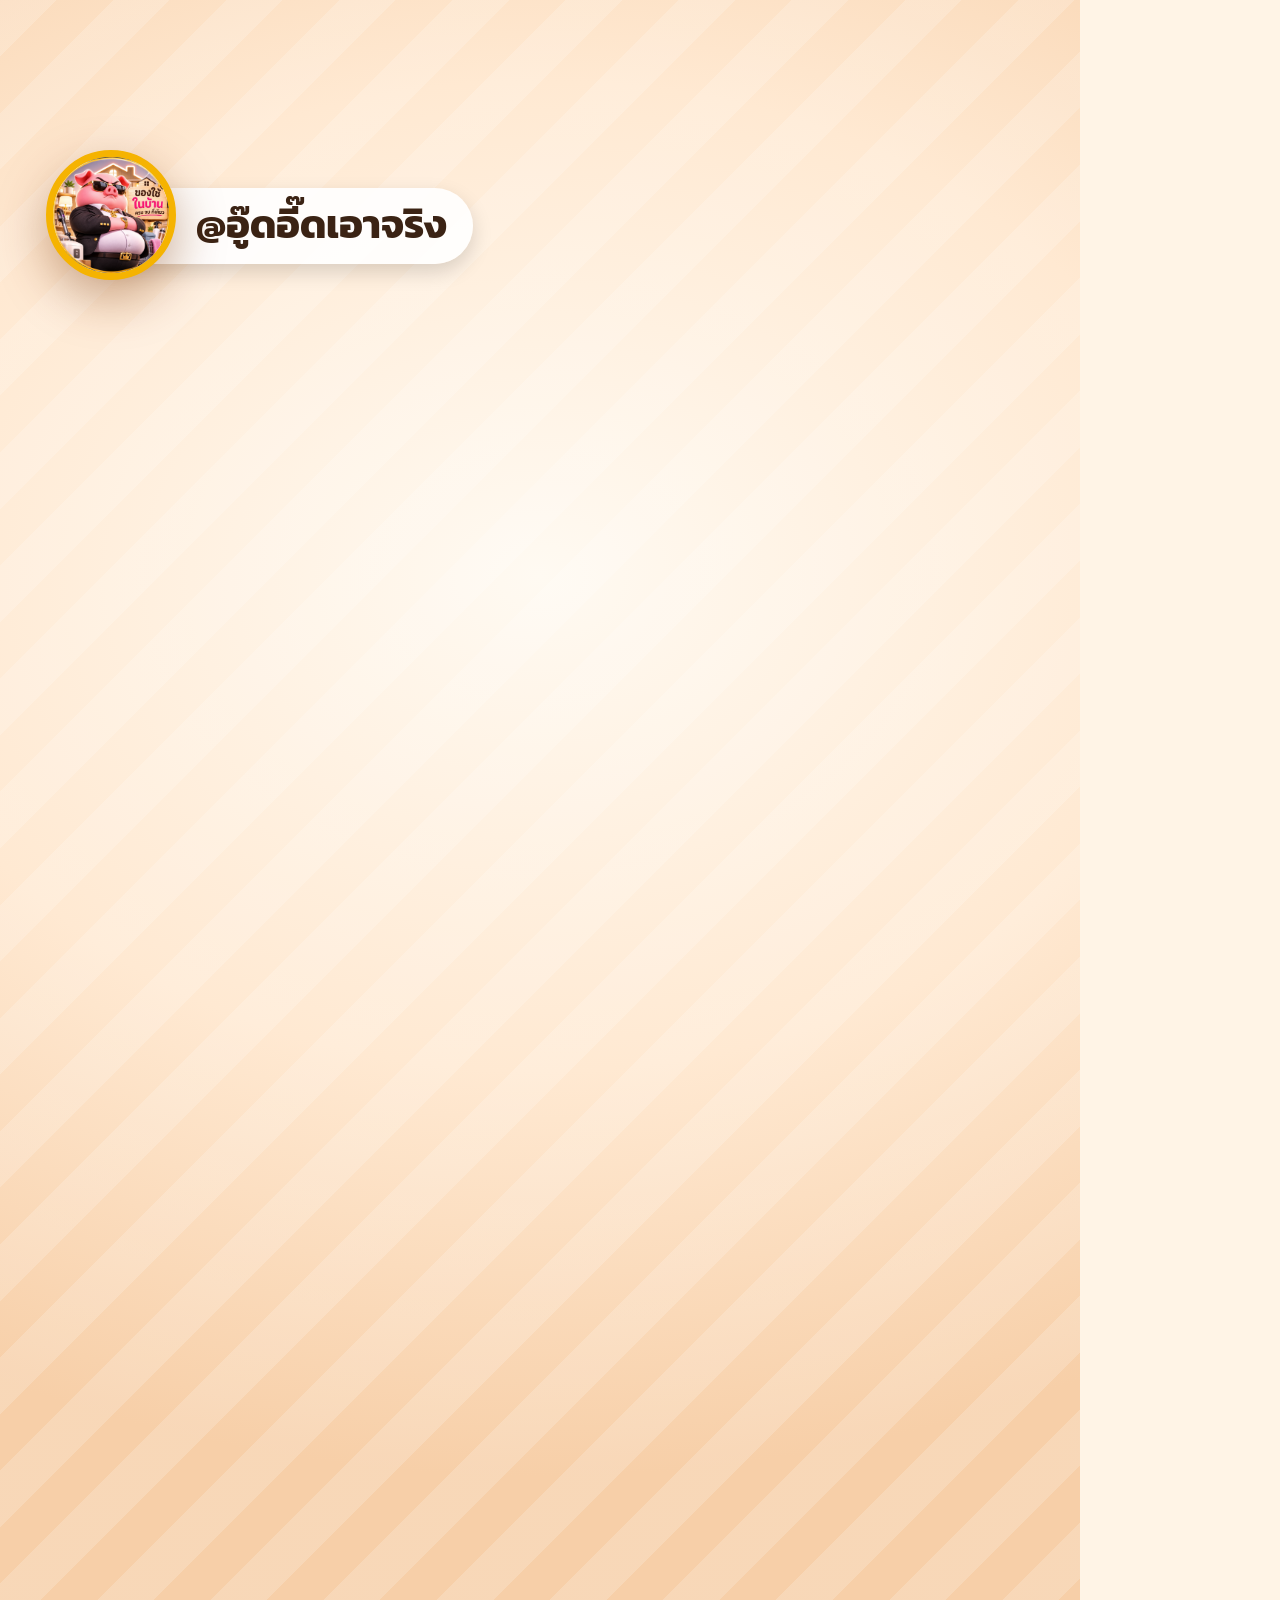
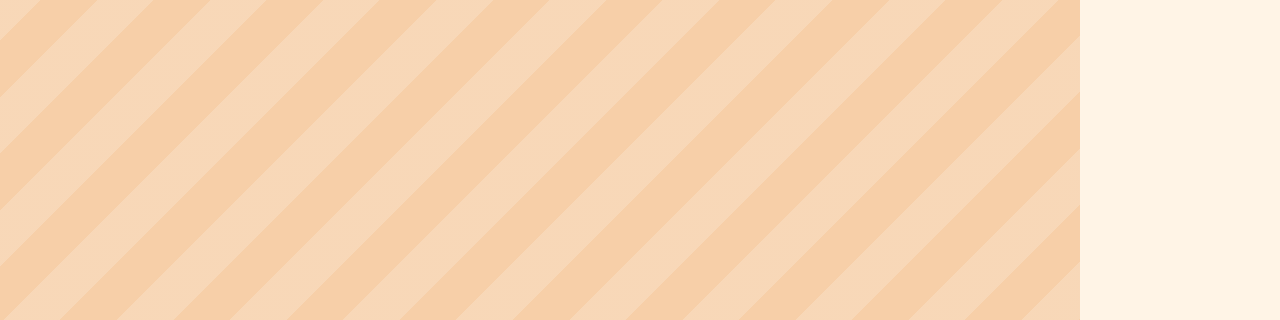
<file: bmzar-rack/video.html>
<!doctype html>
<html lang="th"><head><meta charset="utf-8"><title>Bmzar rack clip</title>
<style>
@font-face{font-family:K;font-weight:500;src:url(assets/kanit1.ttf)}
@font-face{font-family:K;font-weight:700;src:url(assets/kanit2.ttf)}
@font-face{font-family:K;font-weight:900;src:url(assets/kanit3.ttf)}
*{box-sizing:border-box;margin:0;padding:0}
html,body{width:1080px;height:1920px;overflow:hidden;background:#fff4e6}
body{font-family:K,'Noto Color Emoji',sans-serif;color:#3b2314;position:relative}
.abs{position:absolute}
#bg{inset:0;background:radial-gradient(1200px 900px at 50% 30%,#fffaf2 0%,#ffe9d2 55%,#f7cfa8 100%)}
.blob{border-radius:50%;filter:blur(2px);opacity:.35}
.stripe{inset:0;background:repeating-linear-gradient(135deg,rgba(255,255,255,.18) 0 40px,transparent 40px 80px)}
.card{border-radius:44px;overflow:hidden;box-shadow:0 30px 70px rgba(90,40,10,.35);border:10px solid #fff;background:#fff}
.card img{width:100%;height:100%;object-fit:cover;display:block}
.pigc{border-radius:50%;overflow:hidden;border:10px solid #f5b301;box-shadow:0 18px 50px rgba(120,50,0,.4);background:#fff}
.pigc img{width:100%;height:100%;display:block}
.cap{left:40px;width:880px;top:1170px;text-align:center}
.cap .l{display:inline-block;font-weight:900;line-height:1.25;padding:6px 26px 14px;border-radius:26px;margin:8px 0}
.cap .l1{font-size:72px;color:#fff;-webkit-text-stroke:0;text-shadow:0 6px 0 #3b2314,4px 0 0 #3b2314,-4px 0 0 #3b2314,0 -4px 0 #3b2314,4px 4px 0 #3b2314,-4px 4px 0 #3b2314,4px -4px 0 #3b2314,-4px -4px 0 #3b2314,0 14px 24px rgba(0,0,0,.25)}
.cap .l2{white-space:nowrap;font-size:58px;color:#fff;background:#ff2d87;box-shadow:0 10px 0 #b8005a,0 18px 30px rgba(0,0,0,.25)}
.tag{background:#3b2314;color:#fff;font-weight:700;font-size:44px;padding:10px 30px 16px;border-radius:999px;white-space:nowrap;box-shadow:0 10px 24px rgba(0,0,0,.3)}
.tag b{color:#ffd23f}
.chip{display:flex;align-items:center;gap:22px;background:#fff;border-radius:34px;padding:18px 34px 22px;box-shadow:0 14px 0 #e8b98c,0 24px 40px rgba(90,40,10,.25);font-weight:700;font-size:52px;white-space:nowrap}
.chip .e{font-size:70px}
.chip .v{margin-left:auto;background:#ff2d87;color:#fff;border-radius:22px;padding:2px 22px 8px;font-weight:900}
.stat{width:400px;height:250px;background:#fff;border-radius:36px;box-shadow:0 14px 0 #e8b98c,0 24px 40px rgba(90,40,10,.25);display:flex;flex-direction:column;align-items:center;justify-content:center}
.stat .e{font-size:72px;line-height:1}
.stat .v{font-weight:900;font-size:66px;color:#e8174f;line-height:1.2}
.stat .k{font-weight:500;font-size:36px;line-height:1.1}
.handle{white-space:nowrap;font-weight:700;font-size:40px;color:#3b2314;background:rgba(255,255,255,.9);padding:6px 26px 10px 110px;border-radius:999px;box-shadow:0 8px 20px rgba(0,0,0,.15)}
#gauge text{font-family:K}
.arrow{font-size:170px;line-height:1}
.cart{background:linear-gradient(#ff4f9b,#ff2d87);color:#fff;font-weight:900;font-size:66px;padding:20px 50px 30px;border-radius:999px;box-shadow:0 14px 0 #b8005a,0 26px 40px rgba(0,0,0,.3);white-space:nowrap}
</style></head>
<body>
<div id="bg" class="abs"></div>
<div class="abs stripe"></div>
<div id="blobs"></div>
<div id="stage" class="abs" style="inset:0"></div>
<div id="cap" class="abs cap"></div>
<!-- persistent channel badge -->
<div id="badge" class="abs" style="left:46px;top:150px">
  <div class="abs handle" style="left:40px;top:38px">@อู๊ดอี๊ดเอาจริง</div>
  <div id="mini" class="abs pigc" style="left:0;top:0;width:130px;height:130px;border-width:7px"><img src="assets/pig.webp"></div>
</div>
<div id="prog" class="abs" style="left:0;top:0;height:10px;background:#ff2d87"></div>

<script>
const TL = TIMELINE_JSON;
const clamp=(x,a=0,b=1)=>Math.max(a,Math.min(b,x));
const lin=(t,a,b)=>clamp((t-a)/(b-a));
const eo=x=>1-Math.pow(1-x,3);
const back=x=>{const c=1.9;x=clamp(x);return 1+(c+1)*Math.pow(x-1,3)+c*Math.pow(x-1,2)};
const spring=(t,t0,d=.45)=>t<t0?0:back((t-t0)/d);
const mix=(a,b,k)=>a+(b-a)*k;
const eio=x=>{x=clamp(x);return x<.5?4*x*x*x:1-Math.pow(-2*x+2,3)/2};
const el=(html)=>{const d=document.createElement('div');d.innerHTML=html.trim();return d.firstChild};
const S=document.getElementById('stage'), C=document.getElementById('cap');

// background blobs
const B=document.getElementById('blobs');
const blobs=[[120,520,260,'#ffb3d1'],[930,420,200,'#ffd77a'],[860,1500,320,'#ffc1a1'],[160,1700,240,'#ffd77a'],[560,860,380,'#fff']];
blobs.forEach(([x,y,r,c])=>B.appendChild(el(`<div class="abs blob" style="left:${x-r}px;top:${y-r}px;width:${2*r}px;height:${2*r}px;background:${c}"></div>`)));

// ---------- scene builders: each returns {root, update(t, local, env)} ----------
const scenes={
hook(){
  const r=el(`<div class="abs" style="inset:0">
    <div class="abs card" id="hk" style="left:520px;top:330px;width:480px;height:640px"><img src="assets/full.jpg" style="object-position:50% 50%"></div>
    <div class="abs pigc" id="hp" style="left:60px;top:360px;width:560px;height:560px"><img src="assets/pig.webp"></div>
    <div class="abs" id="stop" style="left:640px;top:240px;font-size:150px;transform-origin:center">😵</div>
  </div>`);
  return {root:r,update(t,l,e){
    const p=spring(l,0.05,.55), k=spring(l,.5,.6);
    r.querySelector('#hp').style.transform=`scale(${p*(1+e*.07)}) rotate(${-6+Math.sin(l*9)*e*4}deg)`;
    r.querySelector('#hk').style.transform=`translateX(${(1-k)*700}px) rotate(${8-2*Math.sin(l*2)}deg)`;
    const s=spring(l,.25,.4); r.querySelector('#stop').style.transform=`scale(${s}) rotate(${Math.sin(l*12)*12}deg)`;
  }};
},
intro(){
  const r=el(`<div class="abs" style="inset:0">
    <div class="abs card" id="ic" style="left:220px;top:290px;width:640px;height:850px"><img id="ii" src="assets/empty.jpg"></div>
    <div class="abs tag" id="t0" style="left:700px;top:320px;background:#ff2d87;font-size:56px">3 ชั้น</div>
    <div class="abs tag" id="t1" style="left:520px;top:520px">ลาย<b>สานหวาย</b></div>
    <div class="abs tag" id="t2" style="left:70px;top:800px">โครง<b>ลายไม้</b></div>
    <div class="abs tag" id="t3" style="left:470px;top:1030px">มินิมอล <b>วินเทจ</b> ✨</div>
  </div>`);
  return {root:r,update(t,l,e){
    const p=spring(l,0,.55);
    r.querySelector('#ic').style.transform=`scale(${.6+.4*p}) rotate(${-3+3*p}deg)`;
    r.querySelector('#ii').style.transform=`scale(${1.02+l*.02})`;
    [['#t0',1.0],['#t1',2.2],['#t2',3.0],['#t3',4.3]].forEach(([id,a],i)=>{const s=spring(l,a,.4);r.querySelector(id).style.transform=`scale(${s}) rotate(${(i%2?-4:4)*s}deg)`});
  }};
},
size(){
  const r=el(`<div class="abs" style="inset:0">
    <div class="abs card" id="zc" style="left:60px;top:330px;width:520px;height:700px"><img src="assets/empty.jpg"></div>
    <div class="abs" id="ruler" style="left:470px;top:250px;font-size:120px">📏</div>
  </div>`);
  const items=[['↔️','กว้าง','30'],['↕️','สูง','31'],['↘️','ลึก','19']];
  const cards=items.map(([e,k,v],i)=>{const c=el(`<div class="abs stat" style="left:600px;top:${340+i*245}px;width:340px;height:220px;flex-direction:row;gap:18px"><div class="e" style="font-size:64px">${e}</div><div style="text-align:left"><div class="k" style="font-size:40px;font-weight:700">${k}</div><div class="v" style="font-size:76px;line-height:1">${v}<span style="font-size:36px"> cm</span></div></div></div>`);r.appendChild(c);return c});
  return {root:r,update(t,l,e){
    const p=spring(l,0,.5); r.querySelector('#zc').style.transform=`translateX(${(1-p)*-600}px) rotate(-3deg)`;
    r.querySelector('#ruler').style.transform=`scale(${spring(l,.3,.4)}) rotate(${-20+Math.sin(l*4)*8}deg)`;
    cards.forEach((c,i)=>{const s=spring(l,[1.3,2.1,3.0][i],.4);c.style.transform=`translateX(${(1-s)*500}px) scale(${.8+.2*s})`});
  }};
},
tiers(){
  const r=el(`<div class="abs" style="inset:0">
    <div class="abs card" id="tc" style="left:150px;top:290px;width:640px;height:850px"><img id="ti" src="assets/full.jpg"></div>
  </div>`);
  const ys=[520,690,860], pills=ys.map((y,i)=>{const p=el(`<div class="abs tag" style="left:760px;top:${y}px;background:${['#ff2d87','#f5a300','#3b2314'][i]}">◀ ชั้น ${i+1}</div>`);r.appendChild(p);return p});
  return {root:r,update(t,l,e){
    const p=spring(l,0,.5); r.querySelector('#tc').style.transform=`scale(${.7+.3*p})`;
    r.querySelector('#ti').style.transform=`scale(${1.04+l*.015})`;
    pills.forEach((q,i)=>{const s=spring(l,.6+i*.45,.4);q.style.transform=`translateX(${(1-s)*300}px) scale(${s})`});
  }};
},
space(){
  const r=el(`<div class="abs" style="inset:0">
    <div class="abs card" id="sc" style="left:90px;top:290px;width:900px;height:720px"><div id="sb" style="width:100%;height:100%;background:url(assets/full.jpg);background-size:150%;background-position:40% 20%"></div></div>
  </div>`);
  const items=[['☕','แก้วมัค'],['🍵','ถ้วยกาแฟ'],['🍽️','จานรอง']];
  const chips=items.map(([e,n],i)=>{const c=el(`<div class="abs chip" style="left:${70+i*300}px;top:1040px;font-size:40px;padding:10px 22px 14px;gap:10px"><span class="e" style="font-size:48px">${e}</span>${n}</div>`);r.appendChild(c);return c});
  return {root:r,update(t,l,e){
    const p=spring(l,0,.5); r.querySelector('#sc').style.transform=`translateY(${(1-p)*300}px)`; r.querySelector('#sc').style.opacity=clamp(p*2);
    r.querySelector('#sb').style.backgroundPosition=`40% ${mix(15,85,eio(lin(l,.3,4.5)))}%`;
    chips.forEach((c,i)=>{const s=spring(l,.3+i*.6,.4);c.style.transform=`scale(${s})`});
  }};
},
multi(){
  const r=el(`<div class="abs" style="inset:0">
    <div class="abs card" id="mc" style="left:60px;top:330px;width:520px;height:700px"><img src="assets/empty.jpg"></div>
  </div>`);
  const items=[['🍵','ชุดน้ำชา'],['🧂','ขวดเครื่องปรุง'],['🖊️','ของบนโต๊ะทำงาน']];
  const chips=items.map(([e,n],i)=>{const c=el(`<div class="abs chip" style="left:520px;top:${380+i*150}px;font-size:42px"><span class="e">${e}</span>${n}</div>`);r.appendChild(c);return c});
  return {root:r,update(t,l,e){
    const p=spring(l,0,.5); r.querySelector('#mc').style.transform=`translateX(${(1-p)*-600}px) rotate(-3deg)`;
    chips.forEach((c,i)=>{const s=spring(l,1.0+i*.8,.4);c.style.transform=`translateX(${(1-s)*500}px) rotate(${i%2?2:-2}deg)`});
  }};
},
strong(){
  const r=el(`<div class="abs" style="inset:0">
    <div class="abs card" id="gc" style="left:70px;top:330px;width:500px;height:740px"><div id="gb" style="width:100%;height:100%;background:url(assets/empty.jpg);background-size:260%;background-position:2% 62%"></div></div>
    <div class="abs tag" id="zoom" style="left:110px;top:980px;font-size:32px">🔍 ซูมให้ดู</div>
  </div>`);
  const items=[['💪','แข็งแรง','โครงมั่นคง'],['🛡️','ทนทาน','ใช้ได้นาน'],['🔧','ประกอบง่าย','ทำเองได้']];
  const cards=items.map(([e,v,k],i)=>{const c=el(`<div class="abs stat" style="left:600px;top:${340+i*245}px;width:340px;height:220px"><div class="e">${e}</div><div class="v" style="font-size:54px">${v}</div><div class="k">${k}</div></div>`);r.appendChild(c);return c});
  return {root:r,update(t,l,e){
    const p=spring(l,0,.5); r.querySelector('#gc').style.transform=`scale(${.7+.3*p}) rotate(${-2*p}deg)`;
    r.querySelector('#gb').style.backgroundSize=`${260+l*12}%`;
    r.querySelector('#zoom').style.transform=`scale(${spring(l,.5,.4)})`;
    cards.forEach((c,i)=>{const s=spring(l,.3+[0,.8,1.9][i],.4);c.style.transform=`scale(${s})`});
  }};
},
decor(){
  const r=el(`<div class="abs" style="inset:0">
    <div class="abs card" id="dc" style="left:110px;top:280px;width:860px;height:860px"><img id="di" src="assets/full.jpg" style="object-position:50% 45%"></div>
    <div class="abs tag" id="d1" style="left:620px;top:330px;background:#ff2d87">ดูแพง <b style="color:#fff">💎</b></div>
  </div>`);
  const sp=[[170,420],[860,640],[240,960],[780,1000]].map(([x,y])=>{const s=el(`<div class="abs" style="left:${x}px;top:${y}px;font-size:80px">✨</div>`);r.appendChild(s);return s});
  return {root:r,update(t,l,e){
    r.querySelector('#dc').style.transform=`scale(${.85+.15*spring(l,0,.5)})`;
    r.querySelector('#di').style.transform=`scale(${1.18-l*.04})`;
    r.querySelector('#d1').style.transform=`scale(${spring(l,1.2,.4)}) rotate(5deg)`;
    sp.forEach((s,i)=>{const a=(l*1.3+i*.25)%1;s.style.opacity=Math.sin(Math.PI*a)*clamp(l*2);s.style.transform=`scale(${.6+.6*Math.sin(Math.PI*a)}) rotate(${l*60}deg)`});
  }};
},
cta(){
  const r=el(`<div class="abs" style="inset:0">
    <div class="abs card" id="ck" style="left:570px;top:330px;width:420px;height:540px"><img src="assets/full.jpg" style="object-position:50% 50%"></div>
    <div class="abs pigc" id="cp" style="left:70px;top:310px;width:520px;height:520px"><img src="assets/pig.webp"></div>
    <div class="abs" id="gift" style="left:470px;top:720px;font-size:150px">🎁</div>
    <div class="abs cart" id="cart" style="left:150px;top:1250px">🛒 กดตะกร้าเลย!</div>
    <div class="abs arrow" id="arr" style="left:40px;top:1360px">👇</div>
  </div>`);
  return {root:r,update(t,l,e){
    r.querySelector('#cp').style.transform=`scale(${spring(l,0,.5)*(1+e*.07)}) rotate(${4+Math.sin(l*9)*e*4}deg)`;
    r.querySelector('#ck').style.transform=`translateX(${(1-spring(l,.25,.5))*600}px) rotate(${6}deg)`;
    r.querySelector('#gift').style.transform=`scale(${spring(l,.9,.45)}) rotate(${Math.sin(l*6)*8}deg)`;
    const c=spring(l,2.6,.45); r.querySelector('#cart').style.transform=`scale(${c*(1+.05*Math.sin(l*10))})`;
    r.querySelector('#arr').style.transform=`translateY(${Math.abs(Math.sin(l*6))*-40}px) scale(${spring(l,2.9,.4)})`;
  }};
}};

const built=TL.scenes.map(s=>{const o=scenes[s.scene]();o.root.style.display='none';S.appendChild(o.root);return o});
const capEls=TL.scenes.map(s=>{const d=el(`<div style="display:none;${s.scene==='cta'?'margin-top:-260px':''}"><div class="l l1">${s.cap[0]}</div><br><div class="l l2">${s.cap[1]}</div></div>`);C.appendChild(d);return d});

window.setTime=function(t){
  const f=Math.min(TL.env.length-1,Math.floor(t*TL.fps)); const e=TL.env[f]||0;
  document.getElementById('prog').style.width=(t/TL.total*1080)+'px';
  TL.scenes.forEach((s,i)=>{
    const on=t>=s.sceneStart&&t<s.sceneEnd; built[i].root.style.display=on?'block':'none'; capEls[i].style.display=on?'block':'none';
    if(!on) return;
    const l=t-s.sceneStart;
    // scene exit: quick zoom-fade over last 0.2s (not for the final scene)
    const out=i<TL.scenes.length-1?lin(t,s.sceneEnd-.2,s.sceneEnd):0;
    built[i].root.style.opacity=1-out; built[i].root.style.transform=`scale(${1+out*.08})`;
    built[i].update(t,l,e);
    const c=capEls[i].children, a=spring(t,s.start,.35), b=spring(t,s.start+.35,.35);
    c[0].style.transform=`scale(${a}) rotate(${i===0?Math.sin(t*30)*3*clamp(1.2-l):0}deg)`;
    c[2].style.transform=`scale(${b})`;
    capEls[i].style.opacity=1-out;
  });
  const big=['hook','cta'].includes(TL.scenes.find(s=>t>=s.sceneStart&&t<s.sceneEnd)?.scene);
  const bd=document.getElementById('badge'); bd.style.opacity=big?0:1;
  document.getElementById('mini').style.transform=`scale(${1+e*.12}) rotate(${Math.sin(t*10)*e*6}deg)`;
};
setTime(0);
</script>
</body></html>
</file>
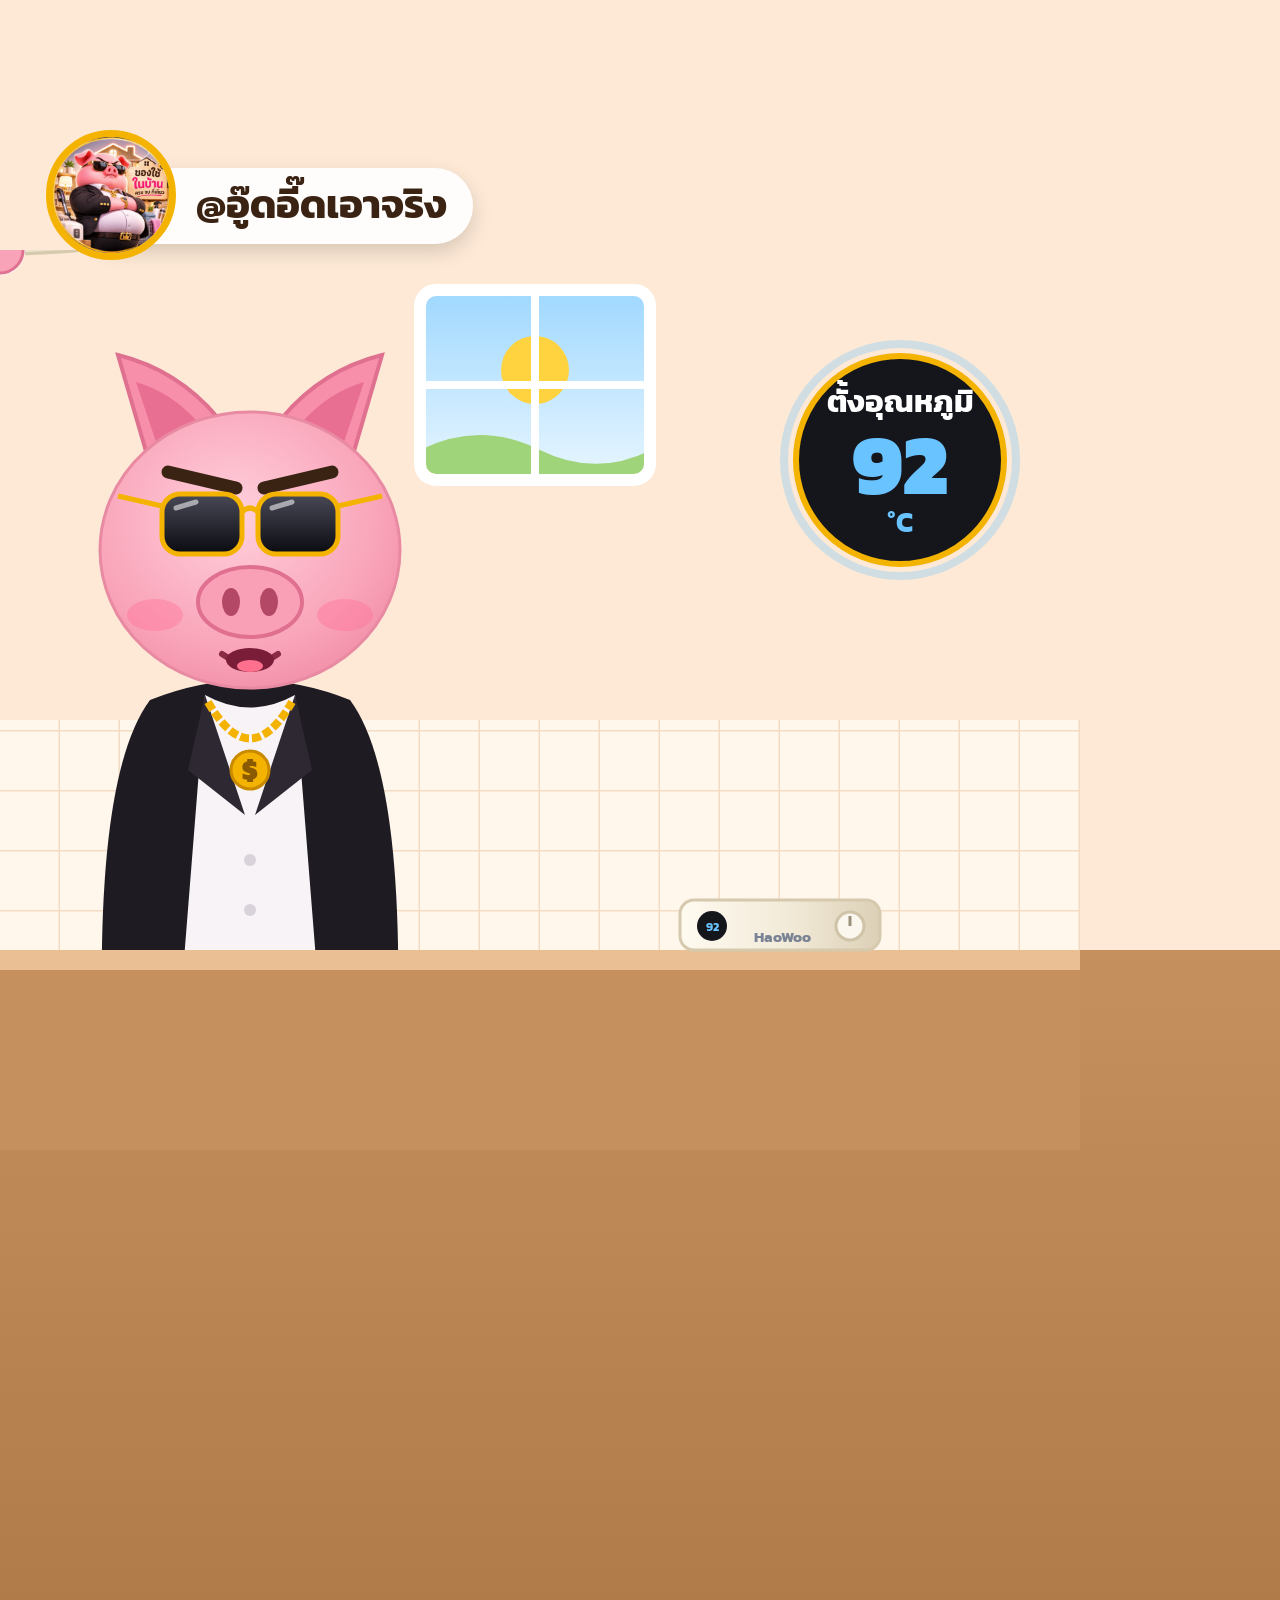
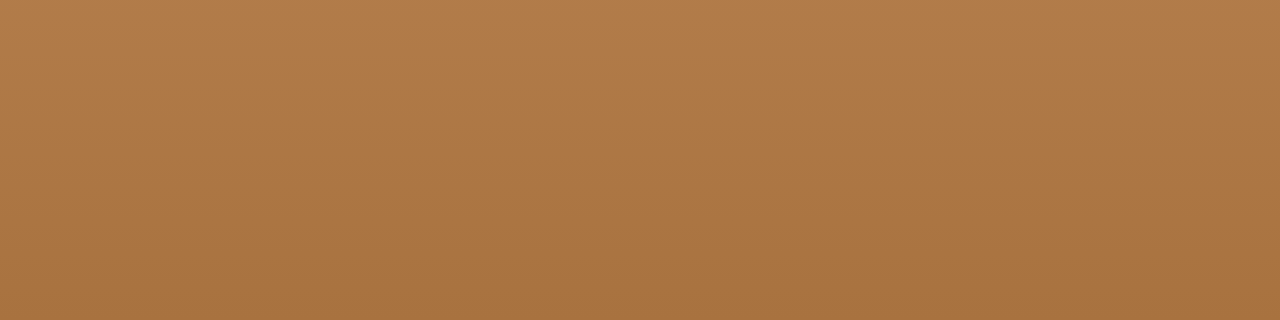
<file: haowoo-kettle/video.html>
<!doctype html>
<html lang="th"><head><meta charset="utf-8"><title>HaoWoo pig animation</title>
<style>
@font-face{font-family:K;font-weight:500;src:url(assets/kanit1.ttf)}
@font-face{font-family:K;font-weight:700;src:url(assets/kanit2.ttf)}
@font-face{font-family:K;font-weight:900;src:url(assets/kanit3.ttf)}
*{box-sizing:border-box;margin:0;padding:0}
html,body{width:1080px;height:1920px;overflow:hidden}
body{font-family:K,'Noto Color Emoji',sans-serif;color:#3b2314;position:relative;
  background:linear-gradient(#fde9d6 0,#fde9d6 950px,#c58f5e 950px,#a8723f 1920px)}
.abs{position:absolute}
svg text{font-family:K,'Noto Color Emoji',sans-serif}
.cap{left:40px;width:880px;top:1170px;text-align:center}
.cap .l{display:inline-block;font-weight:900;line-height:1.25;padding:6px 26px 14px;border-radius:26px;margin:8px 0}
.cap .l1{font-size:72px;color:#fff;text-shadow:0 6px 0 #3b2314,4px 0 0 #3b2314,-4px 0 0 #3b2314,0 -4px 0 #3b2314,4px 4px 0 #3b2314,-4px 4px 0 #3b2314,4px -4px 0 #3b2314,-4px -4px 0 #3b2314,0 14px 24px rgba(0,0,0,.25)}
.cap .l2{white-space:nowrap;font-size:58px;color:#fff;background:#ff2d87;box-shadow:0 10px 0 #b8005a,0 18px 30px rgba(0,0,0,.25)}
.tag{background:#3b2314;color:#fff;font-weight:700;font-size:42px;padding:8px 28px 14px;border-radius:999px;white-space:nowrap;box-shadow:0 10px 24px rgba(0,0,0,.3)}
.tag b{color:#ffd23f}
.handle{white-space:nowrap;font-weight:700;font-size:40px;color:#3b2314;background:rgba(255,255,255,.92);padding:6px 26px 10px 110px;border-radius:999px;box-shadow:0 8px 20px rgba(0,0,0,.15)}
.pigc{border-radius:50%;overflow:hidden;border:7px solid #f5b301;background:#fff}
.pigc img{width:100%;height:100%;display:block}
.card{border-radius:34px;overflow:hidden;box-shadow:0 24px 50px rgba(90,40,10,.35);border:9px solid #fff;background:#fff}
.card img{width:100%;height:100%;object-fit:cover;display:block}
.chip{display:flex;align-items:center;gap:14px;background:#fff;border-radius:28px;padding:10px 24px 14px;box-shadow:0 10px 0 #e8b98c,0 18px 30px rgba(90,40,10,.25);white-space:nowrap}
.chip .e{font-size:54px}
.chip .v{font-weight:900;font-size:50px;color:#e8174f;line-height:1.1}
.chip .k{font-weight:500;font-size:30px;line-height:1}
.bad{background:#fff;border:6px solid #e8174f;color:#e8174f;font-weight:900;font-size:46px;padding:6px 26px 12px;border-radius:24px;white-space:nowrap;box-shadow:0 12px 30px rgba(0,0,0,.25)}
.cart{background:linear-gradient(#ff4f9b,#ff2d87);color:#fff;font-weight:900;font-size:62px;padding:16px 46px 26px;border-radius:999px;box-shadow:0 12px 0 #b8005a,0 22px 36px rgba(0,0,0,.3);white-space:nowrap}
</style></head>
<body>
<svg id="sv" class="abs" style="left:0;top:250px" width="1080" height="900" viewBox="0 0 1080 900">
<defs>
  <radialGradient id="pinkG" cx=".45" cy=".38" r=".7"><stop offset="0" stop-color="#ffd0dc"/><stop offset=".7" stop-color="#f9a3b8"/><stop offset="1" stop-color="#ef8aa4"/></radialGradient>
  <linearGradient id="lens" x1="0" y1="0" x2="0" y2="1"><stop offset="0" stop-color="#4a4a58"/><stop offset="1" stop-color="#0a0a10"/></linearGradient>
  <linearGradient id="cream" x1="0" x2="1"><stop offset="0" stop-color="#fffaf0"/><stop offset=".55" stop-color="#f2ead8"/><stop offset="1" stop-color="#dcd0b6"/></linearGradient>
  <linearGradient id="wood" x1="0" x2="1"><stop offset="0" stop-color="#ddb07e"/><stop offset="1" stop-color="#b5814f"/></linearGradient>
  <linearGradient id="sky" x1="0" y1="0" x2="0" y2="1"><stop id="sky1" offset="0" stop-color="#9fd8ff"/><stop id="sky2" offset="1" stop-color="#e8f6ff"/></linearGradient>
  <clipPath id="winClip"><rect x="420" y="40" width="230" height="190" rx="16"/></clipPath>
  <clipPath id="srvClip"><path d="M545,600 L655,600 L660,700 L540,700 Z"/></clipPath>
  <clipPath id="cupClip"><path d="M548,610 L652,610 L645,700 L555,700 Z"/></clipPath>
  <clipPath id="botClip"><rect x="565" y="570" width="70" height="130" rx="18"/></clipPath>
  <pattern id="tiles" width="60" height="60" patternUnits="userSpaceOnUse"><rect width="60" height="60" fill="#fff6ec"/><path d="M0 0H60V60" fill="none" stroke="#f3dcc6" stroke-width="3"/></pattern>
</defs>
<!-- wall -->
<rect width="1080" height="700" fill="#fde9d6"/>
<rect y="470" width="1080" height="230" fill="url(#tiles)"/>
<g id="win">
  <rect x="420" y="40" width="230" height="190" rx="16" fill="url(#sky)"/>
  <g clip-path="url(#winClip)">
    <circle id="sun" cx="535" cy="120" r="34" fill="#ffd23f"/>
    <circle id="moon" cx="590" cy="95" r="24" fill="#fff6c8" opacity="0"/>
    <path d="M420 200 Q480 170 540 200 T660 195 V240 H420Z" fill="#9fd47a"/>
  </g>
  <rect x="420" y="40" width="230" height="190" rx="16" fill="none" stroke="#fff" stroke-width="12"/>
  <path d="M535 40V230M420 135H650" stroke="#fff" stroke-width="8"/>
</g>
<!-- pig (behind the counter) -->
<g id="pig">
  <g id="torso">
    <path d="M150,450 Q250,410 350,450 Q402,520 398,760 L102,760 Q98,520 150,450Z" fill="#1f1b22"/>
    <path d="M205,445 Q250,470 295,445 L320,760 L180,760Z" fill="#f7f3f6"/>
    <path d="M205,445 L245,565 L188,520Z" fill="#2e2832"/><path d="M295,445 L255,565 L312,520Z" fill="#2e2832"/>
    <circle cx="250" cy="610" r="6" fill="#d9d2da"/><circle cx="250" cy="660" r="6" fill="#d9d2da"/>
    <path d="M208,452 Q250,525 292,452" fill="none" stroke="#f5b301" stroke-width="8" stroke-dasharray="9 3"/>
    <circle cx="250" cy="520" r="19" fill="#f5b301" stroke="#c98a00" stroke-width="3"/>
    <text x="250" y="530" text-anchor="middle" font-size="28" font-weight="900" fill="#8a5a00">$</text>
  </g>
  <g id="head">
    <path d="M150,215 L118,105 Q178,120 218,168Z" fill="#f78fab" stroke="#e0708f" stroke-width="4"/>
    <path d="M157,195 L136,132 Q170,142 196,170Z" fill="#e96f92"/>
    <path d="M350,215 L382,105 Q322,120 282,168Z" fill="#f78fab" stroke="#e0708f" stroke-width="4"/>
    <path d="M343,195 L364,132 Q330,142 304,170Z" fill="#e96f92"/>
    <ellipse cx="250" cy="300" rx="150" ry="138" fill="url(#pinkG)" stroke="#e98aa3" stroke-width="3"/>
    <ellipse cx="155" cy="365" rx="28" ry="16" fill="#ff6f96" opacity=".4"/>
    <ellipse cx="345" cy="365" rx="28" ry="16" fill="#ff6f96" opacity=".4"/>
    <g id="brows"><path d="M168,222 L236,238" stroke="#3b2314" stroke-width="13" stroke-linecap="round"/><path d="M332,222 L264,238" stroke="#3b2314" stroke-width="13" stroke-linecap="round"/></g>
    <g id="glasses">
      <path d="M162,256 L118,246 M338,256 L382,246" stroke="#f5b301" stroke-width="5"/>
      <rect x="162" y="244" width="80" height="60" rx="18" fill="url(#lens)" stroke="#f5b301" stroke-width="5"/>
      <rect x="258" y="244" width="80" height="60" rx="18" fill="url(#lens)" stroke="#f5b301" stroke-width="5"/>
      <path d="M242,262 Q250,254 258,262" stroke="#f5b301" stroke-width="5" fill="none"/>
      <path d="M176,258 L196,252 M272,258 L292,252" stroke="#fff" stroke-width="5" stroke-linecap="round" opacity=".55"/>
    </g>
    <ellipse cx="250" cy="352" rx="52" ry="35" fill="#f9a0b6" stroke="#e0708f" stroke-width="4"/>
    <ellipse cx="231" cy="352" rx="9" ry="14" fill="#b34766"/><ellipse cx="269" cy="352" rx="9" ry="14" fill="#b34766"/>
    <path id="mouthC" d="M222,404 Q250,424 278,404" stroke="#8a2a45" stroke-width="6" fill="none" stroke-linecap="round"/>
    <g id="mouthO"><ellipse id="mo" cx="250" cy="410" rx="24" ry="12" fill="#7a1d38"/><ellipse id="tg" cx="250" cy="416" rx="13" ry="6" fill="#ff6f8e"/></g>
    <g id="zzz" opacity="0"><text id="z1" x="380" y="150" font-size="56" font-weight="900" fill="#6b7bd6">Z</text><text id="z2" x="420" y="100" font-size="42" font-weight="900" fill="#6b7bd6">z</text></g>
  </g>
</g>
<!-- counter -->
<rect y="700" width="1080" height="200" fill="#c58f5e"/>
<rect y="700" width="1080" height="20" fill="#e9bf93"/>
<!-- props -->
<g id="coffee" style="display:none">
  <path d="M545,600 L655,600 L660,700 L540,700 Z" fill="rgba(225,240,255,.6)"/>
  <rect id="cofFill" x="530" y="700" width="140" height="0" fill="#5a3216" clip-path="url(#srvClip)"/>
  <path d="M545,600 L655,600 L660,700 L540,700 Z" fill="none" stroke="#9fb6c8" stroke-width="4"/>
  <path d="M657,620 Q695,628 684,668 L659,676" stroke="#9fb6c8" stroke-width="7" fill="none"/>
  <circle id="drip" cx="600" cy="610" r="5" fill="#5a3216"/>
  <path d="M528,520 L672,520 L626,598 L574,598 Z" fill="#f6f6f6" stroke="#c9c9c9" stroke-width="4"/>
  <path d="M543,526 L657,526 L620,590 L580,590 Z" fill="#fff8ee"/>
  <ellipse id="grounds" cx="600" cy="548" rx="44" ry="10" fill="#6b3d1d"/>
</g>
<g id="tea" style="display:none">
  <path d="M548,610 L652,610 L645,700 L555,700 Z" fill="#f4f1e7"/>
  <rect id="teaFill" x="540" y="700" width="120" height="0" fill="#9cc94f" clip-path="url(#cupClip)"/>
  <path d="M548,610 L652,610 L645,700 L555,700 Z" fill="none" stroke="#b9b3a0" stroke-width="4"/>
  <path d="M585,668 Q600,640 618,662 Q600,676 585,668Z" fill="#6fa23a"/>
  <rect x="680" y="0" width="0" height="0"/>
</g>
<g id="milk" style="display:none">
  <g id="bottle">
    <rect x="565" y="570" width="70" height="130" rx="18" fill="rgba(235,245,255,.7)"/>
    <rect id="milkFill" x="560" y="700" width="80" height="0" fill="#fffdf2" clip-path="url(#botClip)"/>
    <rect x="565" y="570" width="70" height="130" rx="18" fill="none" stroke="#9fb6c8" stroke-width="4"/>
    <path d="M565 610h16M565 640h16M565 670h16" stroke="#9fb6c8" stroke-width="3"/>
    <rect x="560" y="556" width="80" height="20" rx="7" fill="#8fd3ff"/>
    <path id="nip" d="M580,556 Q600,500 620,556Z" fill="#ffd9a8" stroke="#e8b87c" stroke-width="3"/>
  </g>
  <text id="heart" x="660" y="560" font-size="60" opacity="0">💗</text>
</g>
<g id="clock" style="display:none">
  <g id="clk">
    <circle cx="560" cy="580" r="16" fill="#ffd23f"/><circle cx="640" cy="580" r="16" fill="#ffd23f"/>
    <circle cx="600" cy="630" r="54" fill="#ff5b6e"/><circle cx="600" cy="630" r="42" fill="#fff"/>
    <path d="M600 630V600M600 630L620 640" stroke="#3b2314" stroke-width="6" stroke-linecap="round"/>
    <path d="M570 680L556 700M630 680L644 700" stroke="#ff5b6e" stroke-width="8" stroke-linecap="round"/>
  </g>
  <text id="ring" x="600" y="520" text-anchor="middle" font-size="44" font-weight="900" fill="#ff2d87" opacity="0">ริ๊งงง!</text>
</g>
<!-- kettle base -->
<g id="base">
  <rect x="680" y="650" width="200" height="50" rx="14" fill="url(#cream)" stroke="#d6caae" stroke-width="3"/>
  <circle id="disp" cx="712" cy="676" r="15" fill="#15161c"/>
  <text id="dispT" x="712" y="681" text-anchor="middle" font-size="12" font-weight="700" fill="#69c3ff">92</text>
  <g id="knob"><circle cx="850" cy="676" r="14" fill="#fbf7ee" stroke="#cfc3a8" stroke-width="3"/><path d="M850 676V666" stroke="#9a8f78" stroke-width="3"/></g>
  <text x="782" y="692" text-anchor="middle" font-size="15" font-weight="700" fill="#7b8494">HaoWoo</text>
</g>
<!-- kettle (local origin = bottom centre, grip at -122,-130) -->
<g id="kettle">
  <path d="M60,-40 C122,-42 118,-150 150,-190 S186,-206 195,-188" stroke="#efe6d2" stroke-width="12" fill="none" stroke-linecap="round"/>
  <path d="M60,-40 C122,-42 118,-150 150,-190 S186,-206 195,-188" stroke="#d6caae" stroke-width="3" fill="none" stroke-linecap="round" transform="translate(2,4)" opacity=".6"/>
  <path d="M-86,0 L-52,-220 Q0,-228 52,-220 L86,0 Q0,8 -86,0Z" fill="url(#cream)" stroke="#d6caae" stroke-width="3"/>
  <path d="M-62,-10 L-36,-205" stroke="#fff" stroke-width="10" opacity=".6" stroke-linecap="round"/>
  <rect x="-57" y="-238" width="114" height="18" rx="7" fill="#efe6d2" stroke="#d6caae" stroke-width="3"/>
  <rect x="-9" y="-262" width="18" height="26" fill="#c99a6b"/>
  <ellipse cx="0" cy="-265" rx="22" ry="9" fill="#d8a978" stroke="#b5814f" stroke-width="2"/>
  <rect x="-78" y="-200" width="16" height="26" rx="4" fill="#c4c9cf"/>
  <path d="M-76,-198 L-132,-198 Q-150,-196 -148,-176 L-130,-70 Q-127,-55 -113,-58 L-100,-62 L-112,-172 L-76,-172Z" fill="url(#wood)" stroke="#a87648" stroke-width="3"/>
  <path d="M-128,-170 L-116,-80" stroke="#9c6a3e" stroke-width="3" opacity=".5"/>
</g>
<!-- arms (in front of kettle so hooves grip the handle) -->
<g id="arms">
  <path id="armL" fill="none" stroke="#1f1b22" stroke-width="46" stroke-linecap="round"/>
  <path id="armR" fill="none" stroke="#1f1b22" stroke-width="46" stroke-linecap="round"/>
  <circle id="cufL" r="25" fill="#f7f3f6"/><circle id="hL" r="23" fill="#f9a3b8" stroke="#e0708f" stroke-width="3"/>
  <circle id="cufR" r="25" fill="#f7f3f6"/><circle id="hR" r="23" fill="#f9a3b8" stroke="#e0708f" stroke-width="3"/>
</g>
<g id="gift" style="display:none">
  <rect x="170" y="560" width="160" height="120" rx="10" fill="#ff2d87"/>
  <rect x="160" y="545" width="180" height="34" rx="8" fill="#ff4f9b"/>
  <rect x="238" y="545" width="24" height="135" fill="#ffd23f"/>
  <path d="M250,545 Q215,500 205,530 Q215,548 250,545 Q285,500 295,530 Q285,548 250,545Z" fill="#ffd23f" stroke="#e5a800" stroke-width="3"/>
</g>
<path id="stream" fill="none" stroke="#bfe6ff" stroke-width="9" stroke-linecap="round"/>
<path id="streamC" fill="none" stroke="#fff" stroke-width="3" stroke-dasharray="14 12" stroke-linecap="round"/>
<g id="steam" fill="none" stroke="#fff" stroke-width="8" stroke-linecap="round"><path/><path/><path/></g>
<g id="steam2" fill="none" stroke="#fff" stroke-width="7" stroke-linecap="round"><path/><path/><path/></g>
<g id="callout" transform="translate(900,210)">
  <circle r="116" fill="none" stroke="#69c3ff" stroke-width="8" opacity=".3" id="cRing"/>
  <circle r="104" fill="#15161c" stroke="#f5b301" stroke-width="6"/>
  <text id="cLab" y="-48" text-anchor="middle" font-size="31" font-weight="700" fill="#fff">ตั้งอุณหภูมิ</text>
  <text id="cNum" y="34" text-anchor="middle" font-size="84" font-weight="900" fill="#69c3ff">92</text>
  <text id="cUnit" y="72" text-anchor="middle" font-size="28" font-weight="700" fill="#69c3ff">°C</text>
</g>
</svg>

<div id="ov" class="abs" style="inset:0"></div>
<div id="cap" class="abs cap"></div>
<div id="badge" class="abs" style="left:46px;top:130px">
  <div class="abs handle" style="left:40px;top:38px">@อู๊ดอี๊ดเอาจริง</div>
  <div id="mini" class="abs pigc" style="left:0;top:0;width:130px;height:130px"><img src="assets/pig.webp"></div>
</div>
<div id="prog" class="abs" style="left:0;top:0;height:10px;background:#ff2d87"></div>

<script>
const TL = TIMELINE_JSON;
const $=id=>document.getElementById(id);
const clamp=(x,a=0,b=1)=>Math.max(a,Math.min(b,x));
const lin=(t,a,b)=>clamp((t-a)/(b-a));
const eo=x=>1-Math.pow(1-clamp(x),3);
const eio=x=>{x=clamp(x);return x<.5?4*x*x*x:1-Math.pow(-2*x+2,3)/2};
const back=x=>{const c=1.9;x=clamp(x);return 1+(c+1)*Math.pow(x-1,3)+c*Math.pow(x-1,2)};
const spring=(t,t0,d=.45)=>t<t0?0:back((t-t0)/d);
const mix=(a,b,k)=>a+(b-a)*k;
const mixP=(p,q,k)=>[mix(p[0],q[0],k),mix(p[1],q[1],k)];
const el=h=>{const d=document.createElement('div');d.innerHTML=h.trim();return d.firstChild};
const show=(id,on)=>{$(id).style.display=on?'':'none'};

// ---------- geometry ----------
const GRIP=[-122,-130], TIP=[195,-188];
const REST={G:[780+GRIP[0],650+GRIP[1]],th:0};
const rot=(v,deg)=>{const a=deg*Math.PI/180;return [v[0]*Math.cos(a)-v[1]*Math.sin(a),v[0]*Math.sin(a)+v[1]*Math.cos(a)]};
const TIPREL=[TIP[0]-GRIP[0],TIP[1]-GRIP[1]];
function pourPose(tx,ty,th){const r=rot(TIPREL,th);return {G:[tx-r[0],ty-r[1]],th}}
function tipOf(p){const r=rot(TIPREL,p.th);return [p.G[0]+r[0],p.G[1]+r[1]]}
function mixPose(a,b,k){return {G:mixP(a.G,b.G,k),th:mix(a.th,b.th,k)}}
function setKettle(p){$('kettle').setAttribute('transform',`translate(${p.G[0]},${p.G[1]}) rotate(${p.th}) translate(${-GRIP[0]},${-GRIP[1]})`)}
function arm(id,cuf,hand,s,h,sag=46){
  const mx=(s[0]+h[0])/2,my=(s[1]+h[1])/2,dx=h[0]-s[0],dy=h[1]-s[1],L=Math.hypot(dx,dy)||1;
  let nx=-dy/L,ny=dx/L; if(ny<0){nx=-nx;ny=-ny}
  $(id).setAttribute('d',`M${s[0]},${s[1]} Q${mx+nx*sag},${my+ny*sag} ${h[0]},${h[1]}`);
  const k=Math.max(0,(L-30)/L);
  $(cuf).setAttribute('cx',s[0]+dx*k);$(cuf).setAttribute('cy',s[1]+dy*k);
  $(hand).setAttribute('cx',h[0]);$(hand).setAttribute('cy',h[1]);
}
function stream(tip,yT,k0,k1){ // k0: head progress, k1: tail progress (0..1)
  if(k0<=0||k1>=1){$('stream').setAttribute('d','');$('streamC').setAttribute('d','');return}
  const x0=tip[0]+4, y0=mix(tip[1]+6,yT,k1), y1=mix(tip[1]+6,yT,k0);
  const d=`M${x0},${y0} Q${x0+6},${(y0+y1)/2} ${x0+4},${y1}`;
  $('stream').setAttribute('d',d);$('streamC').setAttribute('d',d);
}
function steam(id,x,y,t,a,h=110){
  [...$(id).children].forEach((p,i)=>{
    const ph=(t*.7+i/3)%1, yb=y-ph*h, xo=x+(i-1)*22;
    p.setAttribute('d',`M${xo},${yb} q12,-18 0,-34 q-12,-18 0,-34`);
    p.setAttribute('opacity',a*Math.sin(Math.PI*ph)*.85);
  });
}
function callout(on,lab,num,unit='°C',ring=0){
  const c=$('callout'); c.style.display=on>0.001?'':'none';
  c.setAttribute('transform',`translate(900,210) scale(${on})`);
  $('cLab').textContent=lab; $('cNum').textContent=num; $('cUnit').textContent=unit;
  $('cNum').setAttribute('font-size',String(num).length>3?64:84);
  $('cRing').setAttribute('r',116+ring*14); $('cRing').setAttribute('opacity',.3*(1-ring));
}
function setTemp(v,on=1){ $('dispT').textContent=Math.round(v); $('disp').setAttribute('fill',on?'#15161c':'#3a1010'); $('dispT').style.display=on?'':'none';}

// ---------- overlays (HTML, screen coords) ----------
const OV=$('ov'), C=$('cap');
const ov={};
function addOv(id,html){const e=el(html);e.style.display='none';OV.appendChild(e);ov[id]=e;return e}
addOv('spark',`<div class="abs" style="left:780px;top:560px;font-size:90px">✨</div>`);
addOv('t1',`<div class="abs tag" style="left:690px;top:610px">คอห่าน <b>เทนิ่ง</b></div>`);
addOv('t2',`<div class="abs tag" style="left:440px;top:985px">ด้าม<b>ลายไม้</b></div>`);
addOv('t3',`<div class="abs tag" style="left:660px;top:1065px;background:#ff2d87">สไตล์<b style="color:#fff">วินเทจ</b> ✨</div>`);
addOv('photo',`<div class="abs card" style="left:720px;top:290px;width:300px;height:380px"><img src="assets/angle.jpg" style="object-position:50% 40%"><div class="abs tag" style="left:50px;top:300px;font-size:30px;padding:4px 18px 8px">ของจริง 📸</div></div>`);
const SPECS=[['⚡','1200W','เดือดไว'],['💧','0.9 ลิตร','ความจุ'],['🥄','สแตนเลส 304','ด้านใน'],['✅','Food Grade','ปลอดภัย']];
SPECS.forEach(([e,v,k],i)=>addOv('sp'+i,`<div class="abs chip" style="left:${i%2?750:430}px;top:${i<2?285:410}px;width:${i%2?300:300}px"><span class="e">${e}</span><div><div class="v" style="${v.length>8?'font-size:38px':''}">${v}</div><div class="k">${k}</div></div></div>`));
addOv('b1',`<div class="abs bad" style="left:600px;top:980px">⬆️ ยกออก = ตัดไฟ</div>`);
addOv('b2',`<div class="abs bad" style="left:560px;top:1060px">💧 น้ำแห้ง = ตัดไฟ</div>`);
addOv('stamp',`<div class="abs" style="left:700px;top:300px;width:300px;height:300px;border-radius:50%;border:12px dashed #ff2d87;background:rgba(255,255,255,.94);display:flex;flex-direction:column;align-items:center;justify-content:center;color:#ff2d87"><div style="font-weight:700;font-size:40px;line-height:1">ประกัน</div><div style="font-weight:900;font-size:120px;line-height:1">12</div><div style="font-weight:700;font-size:40px;line-height:1.2">เดือน</div></div>`);
addOv('cart',`<div class="abs cart" style="left:170px;top:1300px">🛒 กดตะกร้าเลย!</div>`);
addOv('arrow',`<div class="abs" style="left:40px;top:1370px;font-size:150px;line-height:1">👇</div>`);
addOv('photo2',`<div class="abs card" style="left:740px;top:300px;width:260px;height:330px"><img src="assets/front.jpg" style="object-position:50% 40%"></div>`);
function O(id,vis,tf=''){const e=ov[id];e.style.display=vis?'':'none';if(vis)e.style.transform=tf}

const capEls=TL.scenes.map(s=>{const d=el(`<div style="display:none"><div class="l l1">${s.cap[0]}</div><br><div class="l l2">${s.cap[1]}</div></div>`);C.appendChild(d);return d});

// ---------- per-frame state ----------
const IDLE_L=[140,640], IDLE_R=[362,640], KNOB=[850,670];
const DRINK={coffee:{prop:'coffee',from:100,to:92,lab:'กาแฟดริป',y:526,steam:[600,515]},
             tea:{prop:'tea',from:92,to:80,lab:'ชาเขียว',y:614,steam:[600,600]},
             milk:{prop:'milk',from:80,to:45,lab:'นมลูก',y:562,steam:null}};

function render(t){
  const f=Math.min(TL.env.length-1,Math.floor(t*TL.fps)), env=TL.env[f]||0;
  const si=TL.scenes.findIndex(s=>t>=s.sceneStart&&t<s.sceneEnd), S=TL.scenes[si], l=t-S.sceneStart, L=S.sceneEnd-S.sceneStart, p=l/L;
  $('prog').style.width=(t/TL.total*1080)+'px';
  // defaults
  let pig={dx:0,dy:0,sleep:0,jump:0}, hL=[IDLE_L[0],IDLE_L[1]+Math.sin(t*3)*6], hR=[IDLE_R[0],IDLE_R[1]+Math.sin(t*3+1)*6];
  let kp=REST, holding=false, temp=S.scene==='hook'?92:100, dispOn=1;
  ['coffee','tea','milk','clock','gift'].forEach(id=>show(id,false));
  Object.keys(ov).forEach(k=>O(k,false));
  callout(0,'',0); stream(null,0,0,1); steam('steam',0,0,t,0); steam('steam2',0,0,t,0);
  $('nip').style.display=''; $('bottle').removeAttribute('transform'); $('heart').setAttribute('opacity',0);
  $('zzz').setAttribute('opacity',0);
  // window: day by default
  $('sky1').setAttribute('stop-color','#9fd8ff');$('sky2').setAttribute('stop-color','#e8f6ff');$('sun').setAttribute('cy',120);$('moon').setAttribute('opacity',0);

  switch(S.scene){
  case 'hook':{
    const up=spring(l,.05,.6); pig.dy=(1-up)*520;
    hL=[mix(140,95,eo(lin(l,.6,.9))), mix(640,300,eo(lin(l,.6,.9)))+Math.sin(l*14)*18*lin(l,.6,.9)];
    if(l>.6) hL[0]+=Math.sin(l*14)*24;
    O('spark',l>1.6,`scale(${spring(l,1.6,.4)}) rotate(${l*40}deg)`);
    temp=92; break;}
  case 'intro':{
    const pt=eo(lin(l,.2,.6)); hR=mixP(IDLE_R,[560,520],pt);
    O('t1',l>1.7,`scale(${spring(l,1.7,.4)})`); O('t2',l>2.2,`scale(${spring(l,2.2,.4)}) rotate(-3deg)`); O('t3',l>2.7,`scale(${spring(l,2.7,.4)}) rotate(3deg)`);
    O('photo',l>.2&&l<1.7,`scale(${spring(l,.2,.45)*(1-lin(l,1.4,1.7))}) rotate(4deg)`);
    const k=lin(l,3.1,4.6); temp=40+60*eo(k);
    callout(spring(l,2.9,.4),'ปรับได้',Math.round(temp),'°C',(l*1.5)%1);
    break;}
  case 'coffee': case 'tea': case 'milk':{
    const D=DRINK[S.scene]; show(D.prop,true);
    // phases (fractions of the scene)
    const a=lin(p,.02,.12), b=lin(p,.12,.2), set=lin(p,.05,.2);
    temp=mix(D.from,D.to,eio(set));
    callout(spring(p*L,.1,.4)*(1-lin(p,.93,1)),D.lab,Math.round(temp),'°C',(l*1.5)%1);
    // knob reach
    pig.dx=60*Math.sin(Math.PI*lin(p,.02,.22)) - 55*eio(lin(p,.22,.34))*(1-eio(lin(p,.74,.86)));
    if(p<.2) hR=mixP(IDLE_R,KNOB,eio(a)*(1-eio(b)));
    $('knob').setAttribute('transform',`rotate(${-120*eio(set)},850,676)`);
    // lift -> pour -> return
    const POUR=pourPose(600,D.y-120,40);
    const lift=eio(lin(p,.22,.34)), ret=eio(lin(p,.74,.86));
    if(p>=.2&&p<.9){holding=true;
      const wob=Math.sin(l*9)*2*lin(p,.34,.4)*(1-lin(p,.7,.74));
      kp=p<.74?mixPose(REST,{G:POUR.G,th:POUR.th+wob},lift):mixPose(POUR,REST,ret);
      if(p<.24) hR=mixP(IDLE_R,REST.G,eio(lin(p,.2,.24)));
    }
    if(p>=.86) hR=mixP(REST.G,IDLE_R,eio(lin(p,.86,.94)));
    const fill=eo(lin(p,.36,.76));
    stream(tipOf(kp),D.y,lin(p,.34,.39),lin(p,.72,.77));
    if(S.scene==='coffee'){
      const lvl=eo(lin(p,.42,.86))*62; $('cofFill').setAttribute('y',700-lvl);$('cofFill').setAttribute('height',lvl);
      $('grounds').setAttribute('ry',10+6*fill);$('grounds').setAttribute('fill',fill>0?'#4b2a12':'#6b3d1d');
      const dp=(l*2.2)%1; $('drip').setAttribute('cy',mix(600,700-lvl,dp)); $('drip').setAttribute('opacity',p>.4&&p<.9?1:0);
      steam('steam',D.steam[0],D.steam[1],t,lin(p,.45,.6));
    }
    if(S.scene==='tea'){const lvl=fill*70;$('teaFill').setAttribute('y',700-lvl);$('teaFill').setAttribute('height',lvl);steam('steam',D.steam[0],D.steam[1],t,lin(p,.5,.65));}
    if(S.scene==='milk'){
      const lvl=fill*95;$('milkFill').setAttribute('y',700-lvl);$('milkFill').setAttribute('height',lvl);
      const np=spring(p*L,.86*L,.35); $('nip').style.display=p>.86?'':'none';
      $('nip').setAttribute('transform',`translate(0,${(1-np)*-40})`);
      if(p>.9) $('bottle').setAttribute('transform',`rotate(${Math.sin(l*22)*10*lin(p,.9,.94)},600,650)`);
      $('heart').setAttribute('opacity',lin(p,.93,.97)); $('heart').setAttribute('y',560-lin(p,.93,1)*40);
    }
    break;}
  case 'specs':{
    temp=100;
    const at=[.1,1.2,2.2,3.3];
    at.forEach((a,i)=>O('sp'+i,l>a,`scale(${spring(l,a,.4)})`));
    const cur=at.reduce((c,a,i)=>l>a?i:c,0), tgt=[[440,40],[750,40],[440,170],[750,170]][cur];
    hR=mixP(hR,tgt,eo(lin(l,.1,.5)));
    steam('steam2',780+TIP[0]-10,650+TIP[1]-10,t,1,90); steam('steam',780,650-270,t*1.3,.8,80);
    $('disp').setAttribute('fill','#15161c');
    break;}
  case 'keep':{
    const k1=p<.4, sl=lin(p,.32,.4)*(1-lin(p,.74,.8));
    pig.sleep=sl; pig.jump=spring(p*L,.78*L,.35)*(1-lin(p,.86,.95));
    temp=92;
    if(k1) callout(spring(l,.1,.4),'รักษาอุณหภูมิ',92,'°C',(l*1.2)%1);
    else callout(1,'ตั้งเวลา',p<.7?'06:00':'พร้อม!',p<.7?'⏰':'☕',0);
    // night -> dawn
    const n=lin(p,.3,.4)*(1-lin(p,.62,.75)); const dawn=lin(p,.62,.75);
    $('sky1').setAttribute('stop-color',n>.5?'#1e2552':dawn>0?'#ffb37a':'#9fd8ff');$('sky2').setAttribute('stop-color',n>.5?'#3a447e':dawn>0?'#ffe1b8':'#e8f6ff');
    $('sun').setAttribute('cy',mix(120,260,n)); $('moon').setAttribute('opacity',n);
    show('clock',true);
    const ring=p>.7&&p<.86; $('clk').setAttribute('transform',ring?`rotate(${Math.sin(l*60)*9},600,640)`:'');
    $('ring').setAttribute('opacity',ring?1:0);
    steam('steam2',780+TIP[0]-10,650+TIP[1]-10,t,k1?.8:p>.8?.8:0,80);
    $('zzz').setAttribute('opacity',sl);
    $('z1').setAttribute('y',150-((l*40)%40)); $('z2').setAttribute('y',100-((l*30)%30));
    break;}
  case 'safe':{
    const up=eio(lin(p,.05,.18)), dn=eio(lin(p,.42,.55));
    const LIFT={G:[600,390],th:-6};
    if(p<.6){holding=true; kp=p<.42?mixPose(REST,LIFT,up):mixPose(LIFT,REST,dn);}
    if(p<.05) hR=mixP(IDLE_R,REST.G,eio(lin(p,0,.05)));
    if(p>=.55) hR=mixP(REST.G,IDLE_R,eio(lin(p,.55,.62)));
    dispOn=!(p>.12&&p<.5); temp=92;
    O('b1',p>.12,`translateX(${(1-spring(l,.12*L,.4))*600}px)`);
    O('b2',p>.45,`translateX(${(1-spring(l,.45*L,.4))*-700}px)`);
    const s=lin(p,.72,.78); O('stamp',p>.72,`scale(${3-2*eo(s)}) rotate(-12deg)`); ov.stamp.style.opacity=s;
    break;}
  case 'cta':{
    show('gift',true); temp=92;
    const g=spring(l,.1,.5); $('gift').setAttribute('transform',`translate(0,${(1-g)*300}) rotate(${Math.sin(l*5)*3},250,620)`);
    hL=[180,620+(1-g)*300]; hR=[320,620+(1-g)*300];
    O('photo2',l>.6,`scale(${spring(l,.6,.45)}) rotate(5deg)`);
    O('cart',l>1.6,`scale(${spring(l,1.6,.45)*(1+.05*Math.sin(l*10))})`);
    O('arrow',l>1.9,`translateY(${Math.abs(Math.sin(l*6))*-40}px) scale(${spring(l,1.9,.4)})`);
    O('spark',true,`scale(${spring(l,.3,.4)}) rotate(${l*40}deg)`);
    break;}
  }
  // pig body & head
  const bob=Math.sin(t*3)*4, jumpY=-pig.jump*60;
  $('pig').setAttribute('transform',`translate(${pig.dx},${pig.dy+bob+jumpY})`);
  const talk=pig.sleep>.5?0:env;
  const hr=Math.sin(t*7)*talk*4 + pig.sleep*14;
  $('head').setAttribute('transform',`rotate(${hr},250,440)`);
  $('brows').setAttribute('transform',`translate(0,${-talk*8 - pig.jump*10})`);
  const open=talk>.06; $('mouthO').style.display=open?'':'none'; $('mouthC').style.display=open?'none':'';
  $('mo').setAttribute('ry',4+talk*18); $('tg').setAttribute('cy',412+talk*8);
  // kettle + arms
  setKettle(kp); if(holding) hR=kp.G;
  setTemp(temp,dispOn);
  const off=[pig.dx,pig.dy+bob+jumpY];
  const sL=[165+off[0],480+off[1]], sR=[335+off[0],480+off[1]];
  if(S.scene==='hook') hL=[hL[0]+off[0],hL[1]+off[1]];
  arm('armL','cufL','hL',sL,hL,-40); arm('armR','cufR','hR',sR,hR,40);
  // captions
  TL.scenes.forEach((s,i)=>{capEls[i].style.display=i===si?'block':'none'});
  const c=capEls[si].children, a1=spring(t,S.start,.35), a2=spring(t,S.start+.35,.35);
  c[0].style.transform=`scale(${a1}) rotate(${si===0?Math.sin(t*30)*3*clamp(1.2-l):0}deg)`; c[2].style.transform=`scale(${a2})`; c[2].style.display=S.scene==='cta'?'none':'';
  // badge
  $('badge').style.opacity=S.scene==='hook'||S.scene==='cta'?0:1;
  $('mini').style.transform=`scale(${1+env*.12}) rotate(${Math.sin(t*10)*env*6}deg)`;
}
window.setTime=render;
render(0);
</script>
</body></html>
</file>
